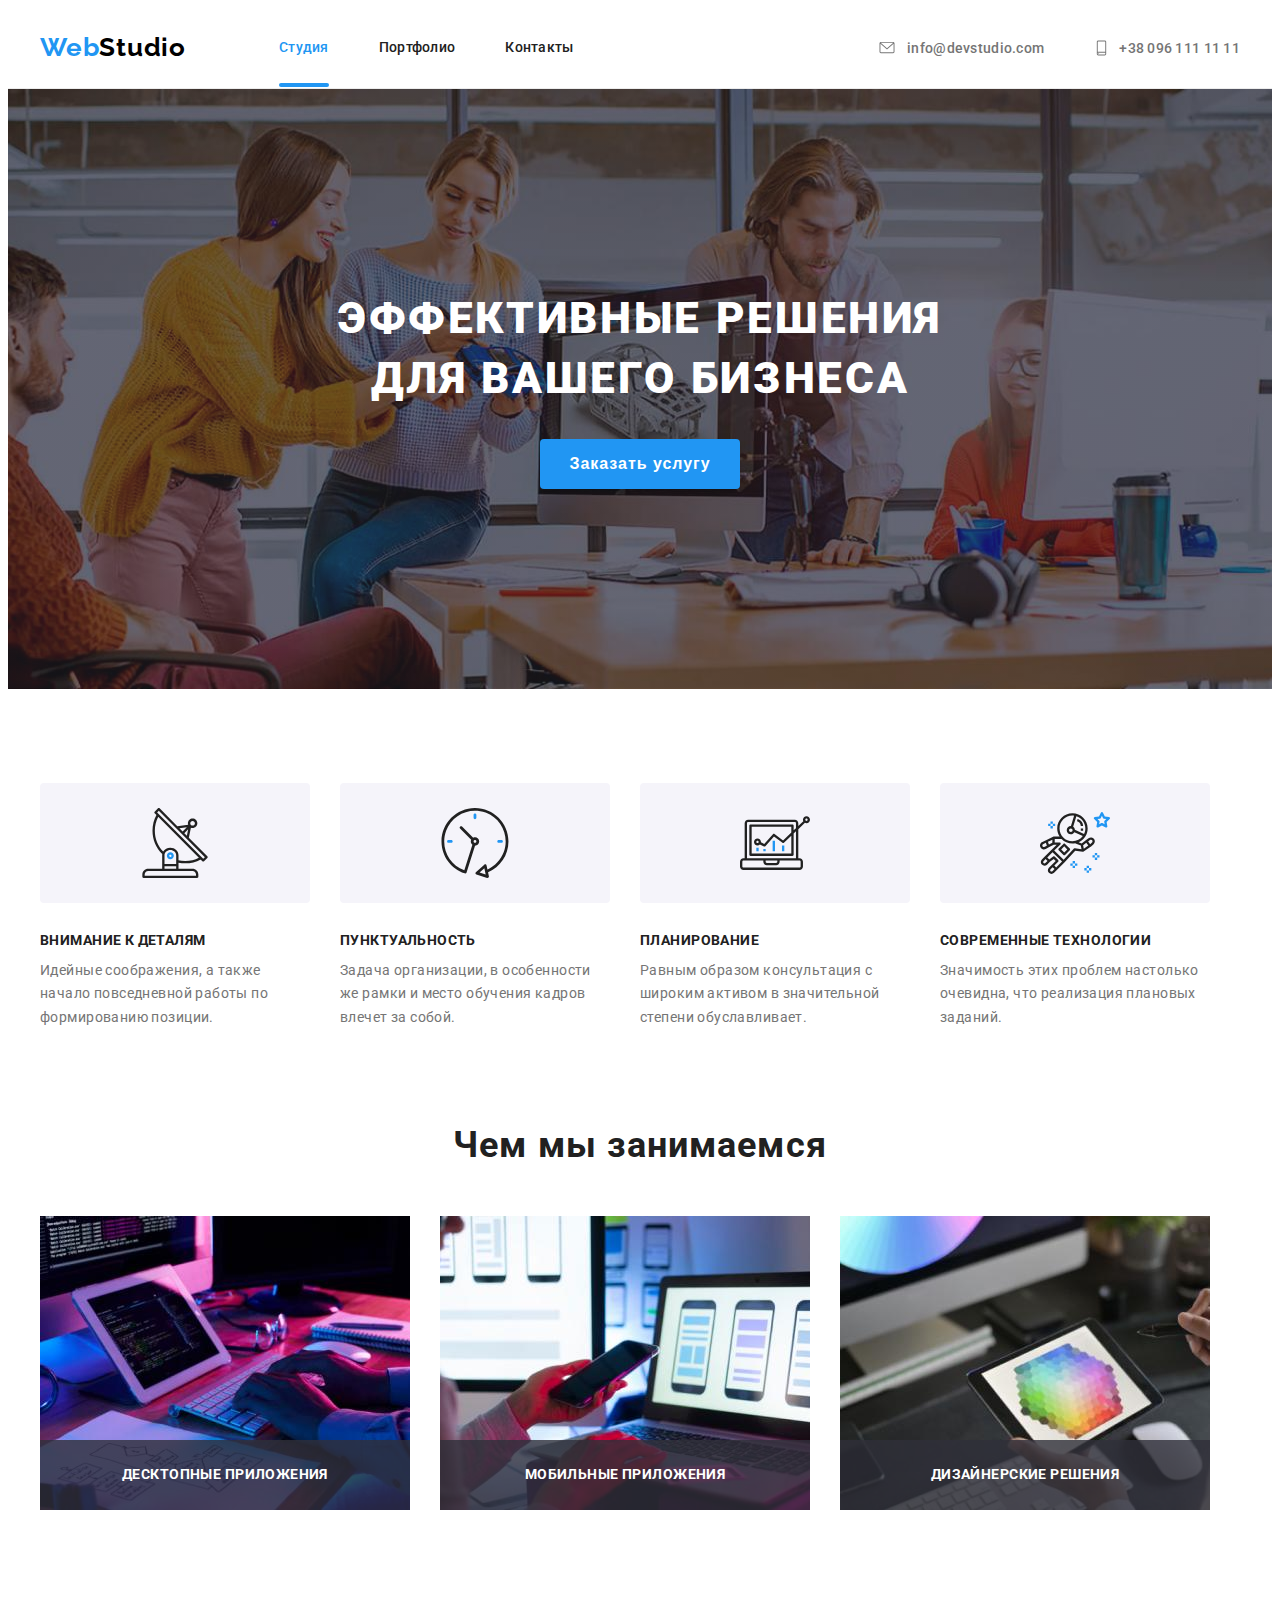
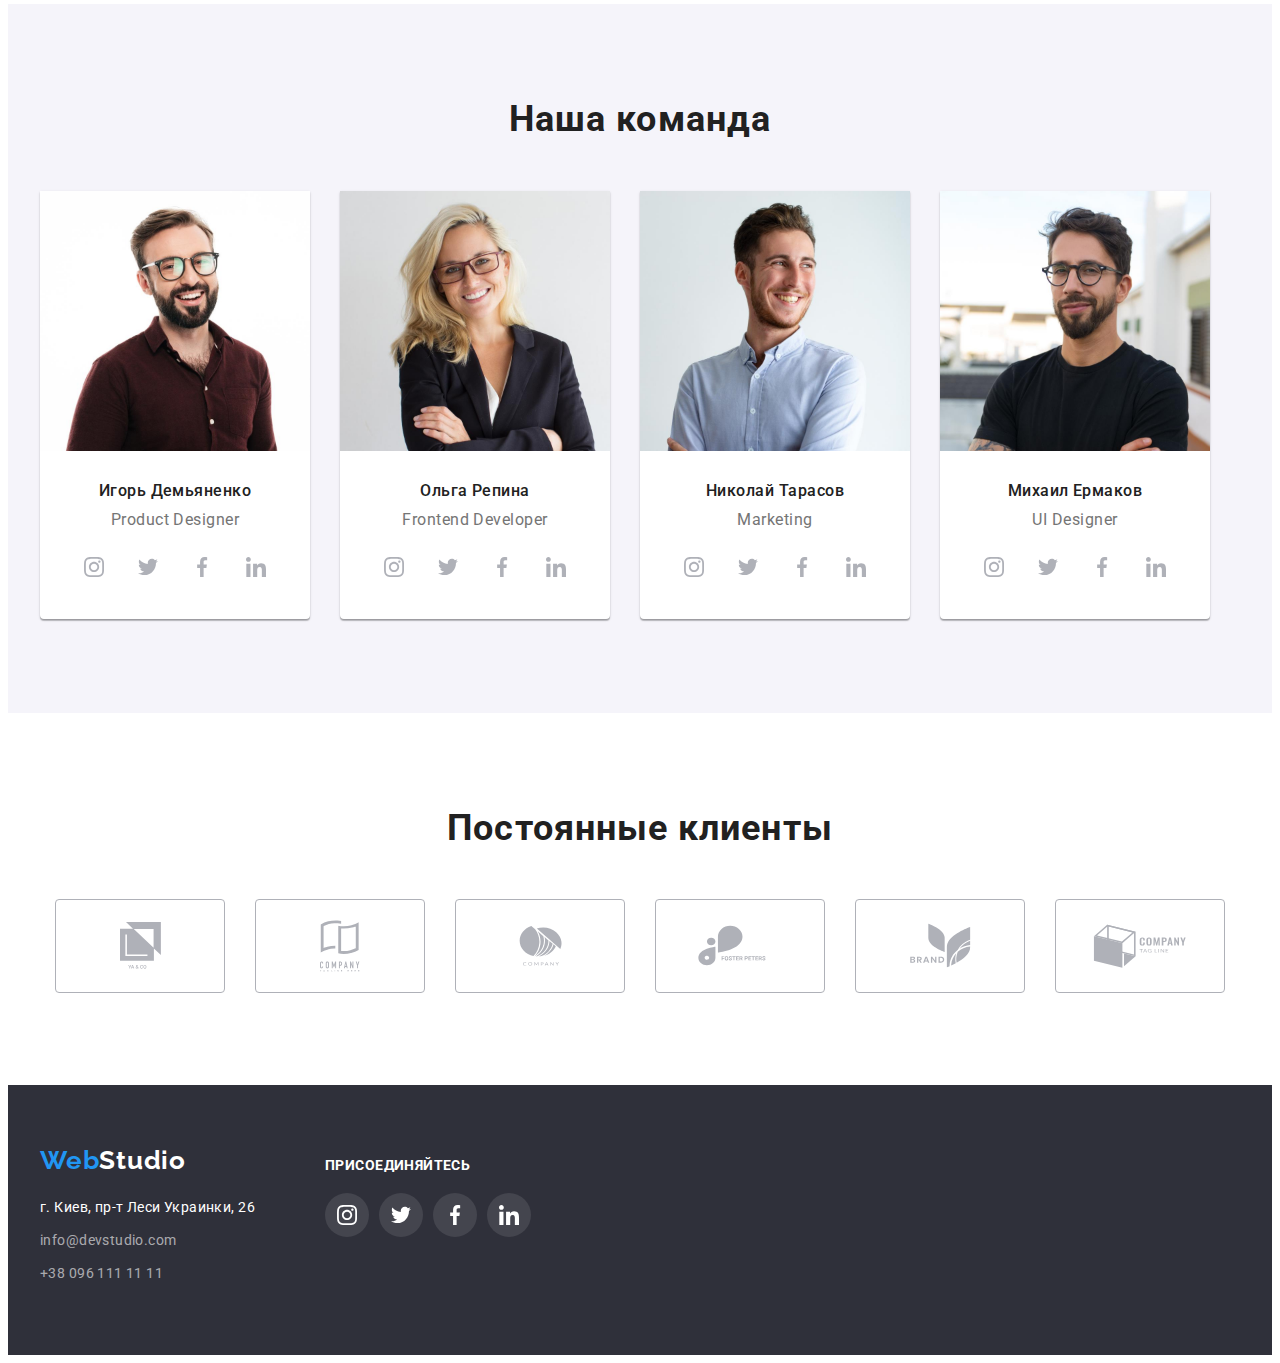
<file: index.html>
<!DOCTYPE html>
<html lang="ru">
  <head>
    <meta charset="UTF-8" />
    <meta http-equiv="X-UA-Compatible" content="IE=edge" />
    <meta name="viewport" content="width=device-width, initial-scale=1.0" />
    <title>WebStudio</title>
    <link rel="preconnect" href="https://fonts.googleapis.com" />
    <link rel="preconnect" href="https://fonts.gstatic.com" crossorigin />
    <link
      href="https://fonts.googleapis.com/css2?family=Raleway:wght@700&family=Roboto:wght@400;500;700;900&display=swap"
      rel="stylesheet"
    />
    <link
      rel="stylesheet"
      href="https://cdnjs.cloudflare.com/ajax/libs/modern-normalize/1.1.0/modern-normalize.min.css"
      integrity="sha512-wpPYUAdjBVSE4KJnH1VR1HeZfpl1ub8YT/NKx4PuQ5NmX2tKuGu6U/JRp5y+Y8XG2tV+wKQpNHVUX03MfMFn9Q=="
      crossorigin="anonymous"
      referrerpolicy="no-referrer"
    />
    <link rel="stylesheet" href="./css/styles.css" />
  </head>

  <body>
    <header>
      <div class="container header">
        <a href="./" class="logo"><span class="logo-web">Web</span>Studio</a>
        <nav>
          <ul class="nav-list">
            <li class="nav-item">
              <a href="./index.html" class="nav-link active">Студия</a>
            </li>
            <li class="nav-item">
              <a href="./portfolio.html" class="nav-link">Портфолио</a>
            </li>
            <li class="nav-item">
              <a href="" class="nav-link">Контакты</a>
            </li>
          </ul>
        </nav>
        <ul class="contacts-list">
          <li class="contacts-item">
            <a href="mailto:info@devstudio.com" class="contacts-link"
              ><svg class="contact-icon" width="20" height="15">
                <use href="./images/icons.svg#icon-envelope"></use></svg
              >info@devstudio.com
            </a>
          </li>
          <li class="contacts-item">
            <a href="tel:+380961111111" class="contacts-link"
              ><svg class="contact-icon" width="15" height="24">
                <use href="./images/icons.svg#icon-smartphone"></use></svg
              >+38 096 111 11 11
            </a>
          </li>
        </ul>
      </div>
    </header>

    <main>
      <section class="hero">
        <div class="container">
          <h1 class="hero-header">
            Эффективные решения <br />
            для вашего бизнеса
          </h1>
          <button type="button" class="hero-btn" data-modal-open>
            Заказать услугу
          </button>
        </div>
      </section>
      <section class="priorities">
        <div class="container">
          <!-- <h2 class="section-header"></h2> -->
          <ul class="priorities-list">
            <li class="priorities-item">
              <div class="priorities-icon-container">
                <svg class="priorities-icon" width="70" height="70">
                  <use href="./images/icons.svg#icon-antenna"></use>
                </svg>
              </div>
              <h3 class="priorities-header">Внимание к деталям</h3>
              <p class="priorities-text">
                Идейные соображения, а также начало повседневной работы по
                формированию позиции.
              </p>
            </li>
            <li class="priorities-item">
              <div class="priorities-icon-container">
                <svg class="priorities-icon" width="70" height="70">
                  <use href="./images/icons.svg#icon-clock"></use>
                </svg>
              </div>
              <h3 class="priorities-header">Пунктуальность</h3>
              <p class="priorities-text">
                Задача организации, в особенности же рамки и место обучения
                кадров влечет за собой.
              </p>
            </li>
            <li class="priorities-item">
              <div class="priorities-icon-container">
                <svg class="priorities-icon" width="70" height="70">
                  <use href="./images/icons.svg#icon-diagram"></use>
                </svg>
              </div>
              <h3 class="priorities-header">Планирование</h3>
              <p class="priorities-text">
                Равным образом консультация с широким активом в значительной
                степени обуславливает.
              </p>
            </li>
            <li class="priorities-item">
              <div class="priorities-icon-container">
                <svg class="priorities-icon" width="70" height="70">
                  <use href="./images/icons.svg#icon-astronaut"></use>
                </svg>
              </div>
              <h3 class="priorities-header">Современные технологии</h3>
              <p class="priorities-text">
                Значимость этих проблем настолько очевидна, что реализация
                плановых заданий.
              </p>
            </li>
          </ul>
        </div>
      </section>
      <section class="what-we-do">
        <div class="container">
          <h2 class="section-header">Чем мы занимаемся</h2>
          <ul class="what-we-do-list">
            <li class="what-we-do-item">
              <img
                src="./images/what-we-do1.jpg"
                alt="человек набирает код"
                width="370"
                height="294"
              />
              <div class="description">
                <p>Десктопные приложения</p>
              </div>
            </li>
            <li class="what-we-do-item">
              <img
                src="./images/what-we-do-2.jpg"
                alt="человек за ноутбуком"
                width="370"
                height="294"
              />
              <div class="description">
                <p>Мобильные приложения</p>
              </div>
            </li>
            <li class="what-we-do-item">
              <img
                src="./images/what-we-do-3.jpg"
                alt="человек с планшетом за компьютером"
                width="370"
                height="294"
              />
              <div class="description">
                <p>Дизайнерские решения</p>
              </div>
            </li>
          </ul>
        </div>
      </section>
      <section class="team">
        <div class="container">
          <h2 class="section-header">Наша команда</h2>
          <ul class="team-list">
            <li class="team-item">
              <img
                class="team-image"
                src="./images/our-team-1.jpg"
                alt="Игорь Демьяненко"
                width="270"
                height="260"
              />
              <p class="team-name">Игорь Демьяненко</p>
              <p lang="en" class="team-profession">Product Designer</p>
              <ul class="social-icons-list">
                <li class="social-icon-item">
                  <a href="" class="social-link">
                    <svg class="social-icon" width="20" height="20">
                      <use href="./images/icons.svg#icon-instagram"></use></svg
                  ></a>
                </li>
                <li class="social-icon-item">
                  <a href="" class="social-link">
                    <svg class="social-icon" width="20" height="20">
                      <use href="./images/icons.svg#icon-twitter"></use></svg
                  ></a>
                </li>
                <li class="social-icon-item">
                  <a href="" class="social-link">
                    <svg class="social-icon" width="20" height="20">
                      <use href="./images/icons.svg#icon-facebook"></use></svg
                  ></a>
                </li>
                <li class="social-icon-item">
                  <a href="" class="social-link">
                    <svg class="social-icon" width="20" height="20">
                      <use href="./images/icons.svg#icon-linkedin"></use></svg
                  ></a>
                </li>
              </ul>
            </li>
            <li class="team-item">
              <img
                class="team-image"
                src="./images/our-team-2.jpg"
                alt="Ольга Репина"
                width="270"
                height="260"
              />
              <p class="team-name">Ольга Репина</p>
              <p lang="en" class="team-profession">Frontend Developer</p>
              <ul class="social-icons-list">
                <li class="social-icon-item">
                  <a href="" class="social-link">
                    <svg class="social-icon" width="20" height="20">
                      <use href="./images/icons.svg#icon-instagram"></use></svg
                  ></a>
                </li>
                <li class="social-icon-item">
                  <a href="" class="social-link">
                    <svg class="social-icon" width="20" height="20">
                      <use href="./images/icons.svg#icon-twitter"></use></svg
                  ></a>
                </li>
                <li class="social-icon-item">
                  <a href="" class="social-link">
                    <svg class="social-icon" width="20" height="20">
                      <use href="./images/icons.svg#icon-facebook"></use></svg
                  ></a>
                </li>
                <li class="social-icon-item">
                  <a href="" class="social-link">
                    <svg class="social-icon" width="20" height="20">
                      <use href="./images/icons.svg#icon-linkedin"></use></svg
                  ></a>
                </li>
              </ul>
            </li>
            <li class="team-item">
              <img
                class="team-image"
                src="./images/our-team-3.jpg"
                alt="Николай Тарасов"
                width="270"
                height="260"
              />
              <p class="team-name">Николай Тарасов</p>
              <p lang="en" class="team-profession">Marketing</p>
              <ul class="social-icons-list">
                <li class="social-icon-item">
                  <a href="" class="social-link">
                    <svg class="social-icon" width="20" height="20">
                      <use href="./images/icons.svg#icon-instagram"></use></svg
                  ></a>
                </li>
                <li class="social-icon-item">
                  <a href="" class="social-link">
                    <svg class="social-icon" width="20" height="20">
                      <use href="./images/icons.svg#icon-twitter"></use></svg
                  ></a>
                </li>
                <li class="social-icon-item">
                  <a href="" class="social-link">
                    <svg class="social-icon" width="20" height="20">
                      <use href="./images/icons.svg#icon-facebook"></use></svg
                  ></a>
                </li>
                <li class="social-icon-item">
                  <a href="" class="social-link">
                    <svg class="social-icon" width="20" height="20">
                      <use href="./images/icons.svg#icon-linkedin"></use></svg
                  ></a>
                </li>
              </ul>
            </li>
            <li class="team-item">
              <img
                class="team-image"
                src="./images/our-team-4.jpg"
                alt="Михаил Ермаков"
                width="270"
                height="260"
              />
              <p class="team-name">Михаил Ермаков</p>
              <p lang="en" class="team-profession">UI Designer</p>
              <ul class="social-icons-list">
                <li class="social-icon-item">
                  <a href="" class="social-link">
                    <svg class="social-icon" width="20" height="20">
                      <use href="./images/icons.svg#icon-instagram"></use></svg
                  ></a>
                </li>
                <li class="social-icon-item">
                  <a href="" class="social-link">
                    <svg class="social-icon" width="20" height="20">
                      <use href="./images/icons.svg#icon-twitter"></use></svg
                  ></a>
                </li>
                <li class="social-icon-item">
                  <a href="" class="social-link">
                    <svg class="social-icon" width="20" height="20">
                      <use href="./images/icons.svg#icon-facebook"></use></svg
                  ></a>
                </li>
                <li class="social-icon-item">
                  <a href="" class="social-link">
                    <svg class="social-icon" width="20" height="20">
                      <use href="./images/icons.svg#icon-linkedin"></use></svg
                  ></a>
                </li>
              </ul>
            </li>
          </ul>
        </div>
      </section>
      <section class="clients">
        <div class="container">
          <h2 class="section-header">Постоянные клиенты</h2>
          <ul class="clients-list">
            <li class="client-item">
              <a href="" class="client-link">
                <svg class="client-icon" width="41" height="47">
                  <use href="./images/icons.svg#icon-group-1"></use></svg
              ></a>
            </li>
            <li class="client-item">
              <a href="" class="client-link">
                <svg class="client-icon" width="40" height="52">
                  <use href="./images/icons.svg#icon-group-2"></use></svg
              ></a>
            </li>
            <li class="client-item">
              <a href="" class="client-link">
                <svg class="client-icon" width="43" height="41">
                  <use href="./images/icons.svg#icon-group-3"></use></svg
              ></a>
            </li>
            <li class="client-item">
              <a href="" class="client-link">
                <svg class="client-icon" width="84" height="41">
                  <use href="./images/icons.svg#icon-group-4"></use></svg
              ></a>
            </li>
            <li class="client-item">
              <a href="" class="client-link">
                <svg class="client-icon" width="63" height="45">
                  <use href="./images/icons.svg#icon-group-5"></use></svg
              ></a>
            </li>
            <li class="client-item">
              <a href="" class="client-link">
                <svg class="client-icon" width="94" height="44">
                  <use href="./images/icons.svg#icon-group-6"></use></svg
              ></a>
            </li>
          </ul>
        </div>
      </section>
    </main>

    <footer class="footer">
      <div class="container footer-flex">
        <div>
          <a href="./" class="logo-footer"
            ><span class="logo-web">Web</span>Studio</a
          >
          <address>
            <ul class="address-list">
              <li class="address-item">
                <a
                  href="https://goo.gl/maps/ttaGq9ydXKiaJ6pE8"
                  target="_blank"
                  rel="noopener noreferrer"
                  class="address-map"
                  >г. Киев, пр-т Леси Украинки, 26</a
                >
              </li>
              <li class="address-item">
                <a href="mailto:info@devstudio.com" class="address-link"
                  >info@devstudio.com</a
                >
              </li>
              <li class="address-item">
                <a href="tel:+380961111111" class="address-link"
                  >+38 096 111 11 11</a
                >
              </li>
            </ul>
          </address>
        </div>
        <div class="join">
          <p class="join-text">присоединяйтесь</p>
          <ul class="footer-icons-list">
            <li class="footer-icon-item">
              <a href="" class="footer-link">
                <svg class="footer-icon" width="20" height="20">
                  <use href="./images/icons.svg#icon-instagram"></use></svg
              ></a>
            </li>
            <li class="footer-icon-item">
              <a href="" class="footer-link">
                <svg class="footer-icon" width="20" height="20">
                  <use href="./images/icons.svg#icon-twitter"></use></svg
              ></a>
            </li>
            <li class="footer-icon-item">
              <a href="" class="footer-link">
                <svg class="footer-icon" width="20" height="20">
                  <use href="./images/icons.svg#icon-facebook"></use></svg
              ></a>
            </li>
            <li class="footer-icon-item">
              <a href="" class="footer-link">
                <svg class="footer-icon" width="20" height="20">
                  <use href="./images/icons.svg#icon-linkedin"></use></svg
              ></a>
            </li>
          </ul>
        </div>
      </div>
    </footer>
    <div class="backdrop is-hidden" data-modal>
      <div class="modal">
        <button class="close-btn" data-modal-close>
          <img src="./images/close.svg" alt="" width="18" height="18" />
        </button>
      </div>
    </div>
    <script src="./js/modal.js"></script>
  </body>
</html>
</file>
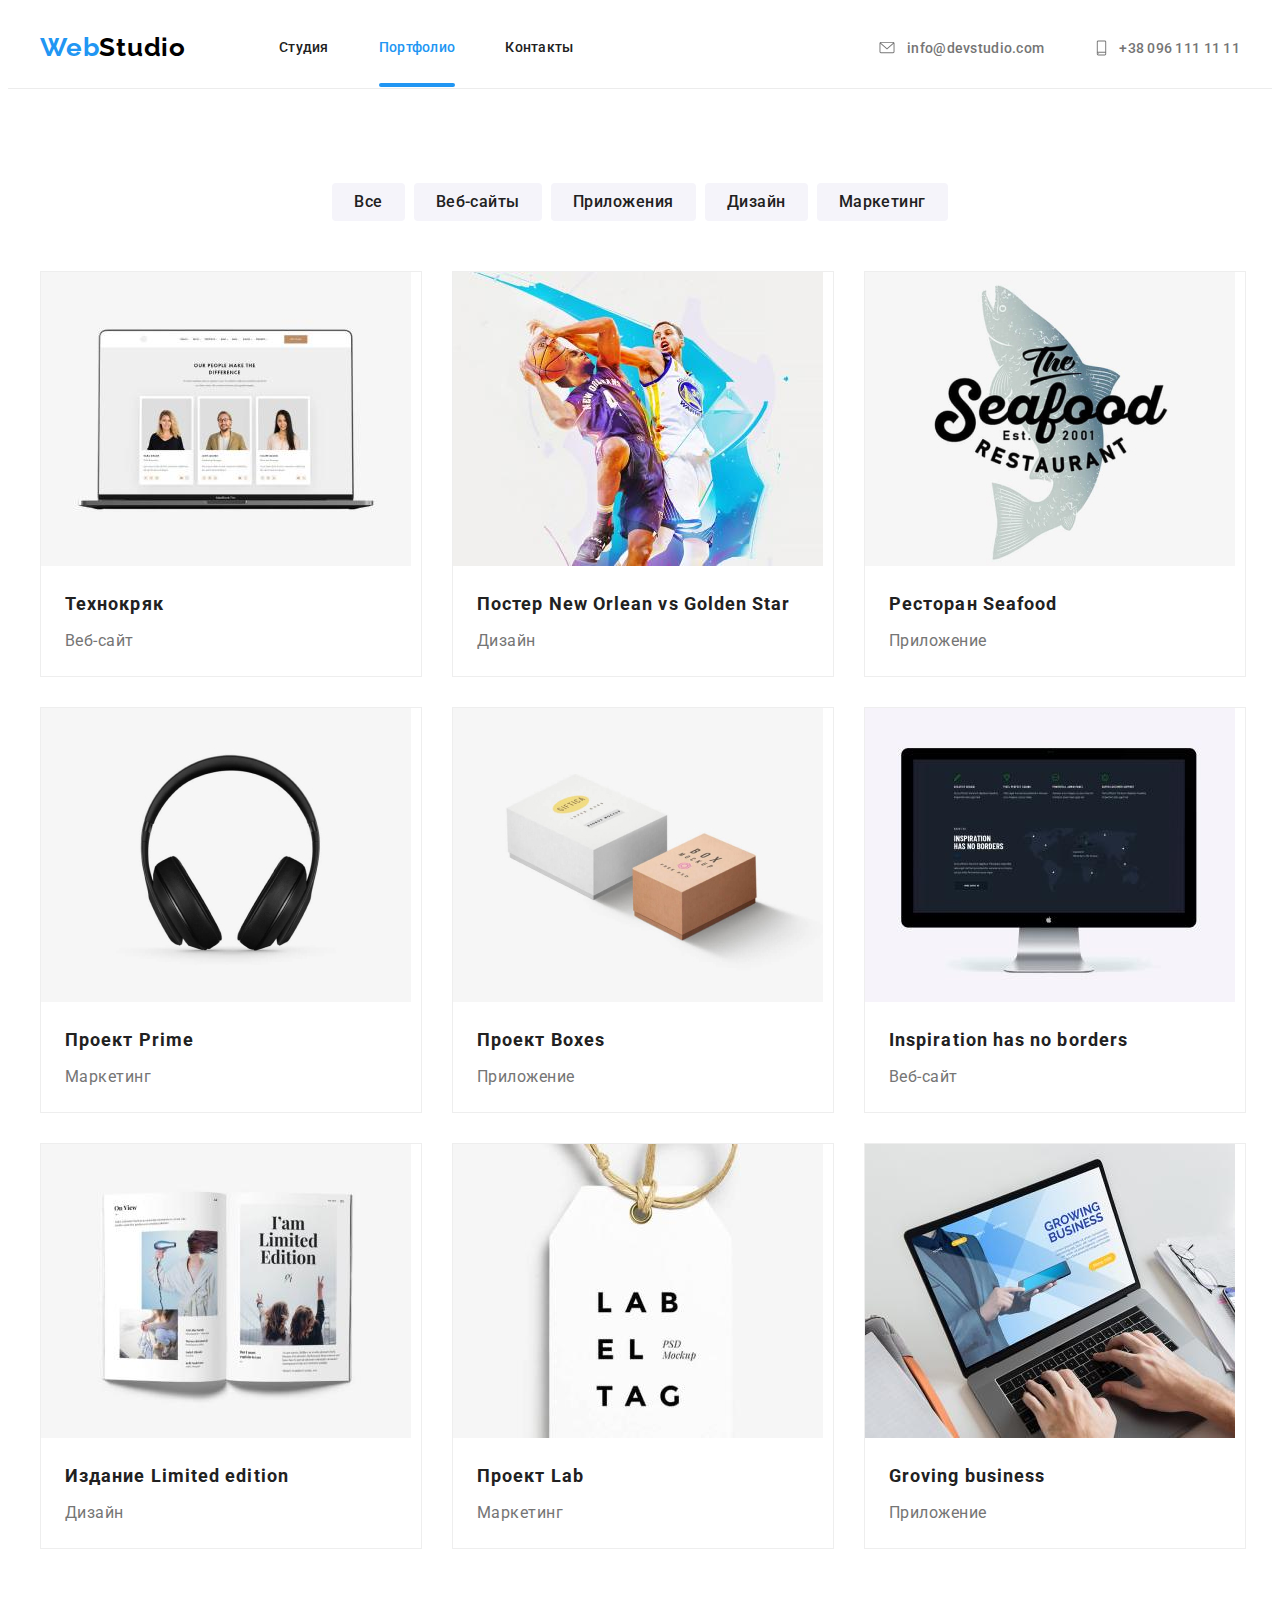
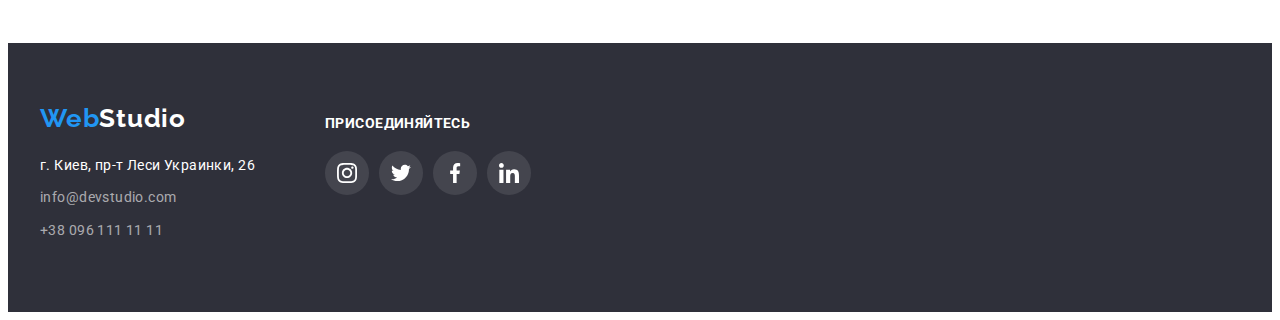
<file: portfolio.html>
<!DOCTYPE html>
<html lang="ru">

<head>
  <meta charset="UTF-8" />
  <meta http-equiv="X-UA-Compatible" content="IE=edge" />
  <meta name="viewport" content="width=device-width, initial-scale=1.0" />
  <title>WebStudio</title>
  <link rel="preconnect" href="https://fonts.googleapis.com" />
  <link rel="preconnect" href="https://fonts.gstatic.com" crossorigin />
  <link href="https://fonts.googleapis.com/css2?family=Raleway:wght@700&family=Roboto:wght@400;500;700;900&display=swap"
    rel="stylesheet" />
  <link rel="stylesheet" href="https://cdnjs.cloudflare.com/ajax/libs/modern-normalize/1.1.0/modern-normalize.min.css"
    integrity="sha512-wpPYUAdjBVSE4KJnH1VR1HeZfpl1ub8YT/NKx4PuQ5NmX2tKuGu6U/JRp5y+Y8XG2tV+wKQpNHVUX03MfMFn9Q=="
    crossorigin="anonymous" referrerpolicy="no-referrer" />
  <link rel="stylesheet" href="./css/styles.css" />
</head>

<body>
  <header>
    <div class="container header">
      <a href="./" class="logo"><span class="logo-web">Web</span>Studio</a>
      <nav>
        <ul class="nav-list">
          <li class="nav-item">
            <a href="./index.html" class="nav-link">Студия</a>
          </li>
          <li class="nav-item">
            <a href="./portfolio.html" class="nav-link active">Портфолио</a>
          </li>
          <li class="nav-item">
            <a href="" class="nav-link">Контакты</a>
          </li>
        </ul>
      </nav>
      <ul class="contacts-list">
        <li class="contacts-item">
          <a href="mailto:info@devstudio.com" class="contacts-link"><svg class="contact-icon" width="20" height="15">
              <use href="./images/icons.svg#icon-envelope"></use>
            </svg>info@devstudio.com
          </a>
        </li>
        <li class="contacts-item">
          <a href="tel:+380961111111" class="contacts-link"><svg class="contact-icon" width="15" height="24">
              <use href="./images/icons.svg#icon-smartphone"></use>
            </svg>+38 096 111 11 11
          </a>
        </li>
      </ul>
    </div>
  </header>

  <main>
    <section class="samples">
      <div class="container">
        <!-- <h1></h1> -->
        <ul class="filter-list">
          <li class="filter-item">
            <button type="button" class="filter-btn">Все</button>
          </li>
          <li class="filter-item">
            <button type="button" class="filter-btn">Веб-сайты</button>
          </li>
          <li class="filter-item">
            <button type="button" class="filter-btn">Приложения</button>
          </li>
          <li class="filter-item">
            <button type="button" class="filter-btn">Дизайн</button>
          </li>
          <li class="filter-item">
            <button type="button" class="filter-btn">Маркетинг</button>
          </li>
        </ul>
        <ul class="samples-list">
          <li class="sample-item">
            <a href="" class="sample-link">
              <div class="thumb">
                <img src="./images/our-works-1.jpg" alt="ноутбук" width="370" height="294" />
                <p class="overlay">
                  Технокряк это современная площадка распространения
                  коронавируса. Компании используют эту платформу для
                  цифрового шпионажа и атак на защищённые сервера конкурентов.
                </p>
              </div>
              <div class="image-description">
                <p class="sample-name">Технокряк</p>
                <p class="sample-type">Веб-сайт</p>
              </div>
            </a>
          </li>
          <li class="sample-item">
            <a href="" class="sample-link">
              <div class="thumb">
                <img src="./images/our-works-2.jpg" alt="ноутбук" width="370" height="294" />
                <p class="overlay">
                  Технокряк это современная площадка распространения
                  коронавируса. Компании используют эту платформу для
                  цифрового шпионажа и атак на защищённые сервера конкурентов.
                </p>
              </div>
              <div class="image-description">
                <p class="sample-name">
                  Постер <span lang="en">New Orlean vs Golden Star</span>
                </p>
                <p class="sample-type">Дизайн</p>
              </div>
            </a>
          </li>
          <li class="sample-item">
            <a href="" class="sample-link">
              <div class="thumb">
                <img src="./images/our-works-3.jpg" alt="ноутбук" width="370" height="294" />
                <p class="overlay">
                  Технокряк это современная площадка распространения
                  коронавируса. Компании используют эту платформу для
                  цифрового шпионажа и атак на защищённые сервера конкурентов.
                </p>
              </div>
              <div class="image-description">
                <p class="sample-name">
                  Ресторан <span lang="en">Seafood</span>
                </p>
                <p class="sample-type">Приложение</p>
              </div>
            </a>
          </li>
          <li class="sample-item">
            <a href="" class="sample-link">
              <div class="thumb">
                <img src="./images/our-works-4.jpg" alt="ноутбук" width="370" height="294" />
                <p class="overlay">
                  Технокряк это современная площадка распространения
                  коронавируса. Компании используют эту платформу для
                  цифрового шпионажа и атак на защищённые сервера конкурентов.
                </p>
              </div>
              <div class="image-description">
                <p class="sample-name">Проект <span lang="en">Prime</span></p>
                <p class="sample-type">Маркетинг</p>
              </div>
            </a>
          </li>
          <li class="sample-item">
            <a href="" class="sample-link">
              <div class="thumb">
                <img src="./images/our-works-5.jpg" alt="ноутбук" width="370" height="294" />
                <p class="overlay">
                  Технокряк это современная площадка распространения
                  коронавируса. Компании используют эту платформу для
                  цифрового шпионажа и атак на защищённые сервера конкурентов.
                </p>
              </div>
              <div class="image-description">
                <p class="sample-name">Проект <span lang="en">Boxes</span></p>
                <p class="sample-type">Приложение</p>
              </div>
            </a>
          </li>
          <li class="sample-item">
            <a href="" class="sample-link">
              <div class="thumb">
                <img src="./images/our-works-6.jpg" alt="ноутбук" width="370" height="294" />
                <p class="overlay">
                  Технокряк это современная площадка распространения
                  коронавируса. Компании используют эту платформу для
                  цифрового шпионажа и атак на защищённые сервера конкурентов.
                </p>
              </div>
              <div class="image-description">
                <p lang="en" class="sample-name">
                  Inspiration has no borders
                </p>
                <p class="sample-type">Веб-сайт</p>
              </div>
            </a>
          </li>
          <li class="sample-item">
            <a href="" class="sample-link">
              <div class="thumb">
                <img src="./images/our-works-7.jpg" alt="ноутбук" width="370" height="294" />
                <p class="overlay">
                  Технокряк это современная площадка распространения
                  коронавируса. Компании используют эту платформу для
                  цифрового шпионажа и атак на защищённые сервера конкурентов.
                </p>
              </div>
              <div class="image-description">
                <p class="sample-name">
                  Издание
                  <span lang="en">Limited edition</span>
                </p>
                <p class="sample-type">Дизайн</p>
              </div>
            </a>
          </li>
          <li class="sample-item">
            <a href="" class="sample-link">
              <div class="thumb">
                <img src="./images/our-works-8.jpg" alt="ноутбук" width="370" height="294" />
                <p class="overlay">
                  Технокряк это современная площадка распространения
                  коронавируса. Компании используют эту платформу для
                  цифрового шпионажа и атак на защищённые сервера конкурентов.
                </p>
              </div>
              <div class="image-description">
                <p class="sample-name">Проект <span lang="en">Lab</span></p>
                <p class="sample-type">Маркетинг</p>
              </div>
            </a>
          </li>
          <li class="sample-item">
            <a href="" class="sample-link">
              <div class="thumb">
                <img src="./images/our-works-9.jpg" alt="ноутбук" width="370" height="294" />
                <p class="overlay">
                  Технокряк это современная площадка распространения
                  коронавируса. Компании используют эту платформу для
                  цифрового шпионажа и атак на защищённые сервера конкурентов.
                </p>
              </div>
              <div class="image-description">
                <p lang="en" class="sample-name">Groving business</p>
                <p class="sample-type">Приложение</p>
              </div>
            </a>
          </li>
        </ul>
      </div>
    </section>
  </main>

  <footer class="footer">
    <div class="container footer-flex">
      <div>
        <a href="./" class="logo-footer"><span class="logo-web">Web</span>Studio</a>
        <address>
          <ul class="address-list">
            <li class="address-item">
              <a href="https://goo.gl/maps/ttaGq9ydXKiaJ6pE8" target="_blank" rel="noopener noreferrer"
                class="address-map">г. Киев, пр-т Леси Украинки, 26</a>
            </li>
            <li class="address-item">
              <a href="mailto:info@devstudio.com" class="address-link">info@devstudio.com</a>
            </li>
            <li class="address-item">
              <a href="tel:+380961111111" class="address-link">+38 096 111 11 11</a>
            </li>
          </ul>
        </address>
      </div>
      <div class="join">
        <p class="join-text">присоединяйтесь</p>
        <ul class="footer-icons-list">
          <li class="footer-icon-item">
            <a href="" class="footer-link">
              <svg class="footer-icon" width="20" height="20">
                <use href="./images/icons.svg#icon-instagram"></use>
              </svg></a>
          </li>
          <li class="footer-icon-item">
            <a href="" class="footer-link">
              <svg class="footer-icon" width="20" height="20">
                <use href="./images/icons.svg#icon-twitter"></use>
              </svg></a>
          </li>
          <li class="footer-icon-item">
            <a href="" class="footer-link">
              <svg class="footer-icon" width="20" height="20">
                <use href="./images/icons.svg#icon-facebook"></use>
              </svg></a>
          </li>
          <li class="footer-icon-item">
            <a href="" class="footer-link">
              <svg class="footer-icon" width="20" height="20">
                <use href="./images/icons.svg#icon-linkedin"></use>
              </svg></a>
          </li>
        </ul>
      </div>
    </div>
  </footer>
</body>

</html>
</file>
<file: css/styles.css>
body {
  font-family: roboto, sans-serif;
  font-style: normal;
}

ul {
  list-style: none;
  margin: 0;
  padding: 0;
}
a {
  text-decoration: none;
  font-style: normal;
}

p,
h1,
h2,
h3,
h4,
h5,
h6 {
  margin: 0;
}

img {
  display: block;
  max-width: 100%;
}

.container {
  width: 1200px;
  padding-left: 15px;
  padding-right: 15px;
  margin: 0 auto;
}

:root {
  --primary-text-color: #757575;
  --second-text-color: #212121;
  --third-text-color: #ffffff;
  --accent-color: #2196f3;
  --header-color: #212121;
  --background-color: #2f303a;
  --transition-function: 250ms cubic-bezier(0.4, 0, 0.2, 1);
}

/*--------- хедер------------- */

header {
  border-bottom: 1px solid rgba(236, 236, 236, 1);
}

.header {
  display: flex;
  align-items: center;
}

/* лого */
.logo {
  margin-right: 93px;
  padding-top: 24px;
  padding-bottom: 25px;

  font-family: Raleway, sans-serif;
  font-style: normal;
  font-weight: 700;
  font-size: 26px;
  line-height: 1.19;
  letter-spacing: 0.03em;
  color: #000000;
}

.logo-web {
  color: var(--accent-color);
}

/* навигация */
.nav-list {
  display: flex;

  font-weight: 500;
  font-size: 14px;
  line-height: 1.14;
  letter-spacing: 0.02em;
}

.nav-item:not(:last-child) {
  margin-right: 50px;
}

.nav-link {
  position: relative;

  padding-top: 32px;
  padding-bottom: 32px;

  color: var(--second-text-color);

  transition: color var(--transition-function);
}

.nav-link:hover,
.nav-link:focus {
  color: var(--accent-color);
}

.nav-link.active {
  color: var(--accent-color);
}

.nav-link.active::after {
  position: absolute;
  bottom: 0;

  content: "";
  display: flex;
  width: 100%;
  height: 4px;
  background: #2196f3;
  border-radius: 2px;
}

/* контакты */

.contacts-list {
  display: flex;
  margin-left: auto;

  font-weight: 500;
  font-size: 14px;
  line-height: 1.14;
  letter-spacing: 0.02em;
}

.contacts-item:not(:last-child) {
  margin-right: 50px;
}

.contacts-link {
  line-height: 2;

  display: flex;
  align-items: center;
  padding-top: 20px;
  padding-bottom: 20px;

  color: var(--primary-text-color);

  transition: color var(--transition-function);
}

.contacts-link:hover,
.contacts-link:focus {
  color: var(--accent-color);
}

.contact-icon {
  fill: currentColor;
  margin-right: 10px;
  margin-bottom: 0;
  margin-top: 0;
}

/* --------герой------------ */

.hero {
  padding-top: 200px;
  padding-bottom: 200px;
  background-image: linear-gradient(
      rgba(47, 48, 58, 0.4),
      rgba(47, 48, 58, 0.4)
    ),
    url(../images/hero-bg.jpg);
  background-repeat: no-repeat;
  background-position: center;
}

.hero-header {
  margin-bottom: 30px;

  font-weight: 900;
  font-size: 44px;
  line-height: 1.36;
  text-align: center;
  letter-spacing: 0.06em;
  text-transform: uppercase;
  color: var(--third-text-color);
}

.hero-btn {
  margin-right: auto;
  margin-left: auto;
  padding: 0;
  min-width: 200px;
  height: 50px;
  border-radius: 4px;

  font-weight: 700;
  font-size: 16px;
  line-height: 1.87;
  letter-spacing: 0.06em;
  background-color: var(--accent-color);
  box-shadow: 0px 4px 4px rgba(0, 0, 0, 0.15);
  color: var(--third-text-color);

  display: flex;
  justify-content: center;
  align-items: center;
  text-align: center;

  border: none;
  cursor: pointer;
}

/* ----Модальное окно---- */

.backdrop {
  position: fixed;
  top: 0;
  left: 0;
  width: 100%;
  height: 100%;

  background-color: rgba(0, 0, 0, 0.2);

  transition: transform var(--transition-function),
    opacity var(--transition-function);
}

.backdrop.is-hidden {
  opacity: 0;
  pointer-events: none;
  transform: scale(0);
}

.modal {
  position: absolute;
  left: 50%;
  top: 50%;
  transform: translate(-50%, -50%);

  display: block;
  min-width: 528px;
  min-height: 581px;

  background-color: #fff;
}

.close-btn {
  position: absolute;
  top: 8px;
  right: 8px;
  width: 30px;
  height: 30px;

  border: none;
  padding: 0;
  border: 1px solid rgba(0, 0, 0, 0.1);
  border-radius: 50%;
  background-color: #fff;

  display: flex;
  justify-content: center;
  align-items: center;

  cursor: pointer;
}

/* ----------приоритеты-------------- */
.priorities {
  padding-top: 94px;
  padding-bottom: 94px;
}

.priorities-list {
  display: flex;
}

.priorities-item:not(:last-child) {
  margin-right: 30px;
}

.priorities-item {
  width: 270px;
}

.priorities-header {
  margin-bottom: 10px;

  font-weight: 700;
  font-size: 14px;
  line-height: 1.14;
  letter-spacing: 0.03em;
  text-transform: uppercase;
  color: var(--header-color);
}

.priorities-text {
  font-weight: 400;
  font-size: 14px;
  line-height: 1.71;
  letter-spacing: 0.03em;
  color: var(--primary-text-color);
}

.priorities-icon-container {
  width: 270px;
  height: 120px;
  background-color: #f5f4fa;
  display: flex;
  align-items: center;
  justify-content: center;
  margin-bottom: 30px;
  border-radius: 4px;
}

/* -------------------Чем мы занимаемся---------------- */
.what-we-do {
  padding-bottom: 94px;
}

.what-we-do-list {
  display: flex;
}

.what-we-do-item {
  position: relative;
}

.what-we-do-item:not(:last-child) {
  margin-right: 30px;
}

.section-header {
  margin-bottom: 50px;

  font-weight: 700;
  font-size: 36px;
  line-height: 1.17;
  text-align: center;
  letter-spacing: 0.03em;
  color: var(--header-color);
}

.description {
  position: absolute;
  bottom: 0;

  width: 370px;
  height: 70px;

  display: flex;
  align-items: center;
  justify-content: center;

  font-weight: bold;
  font-size: 14px;
  line-height: 1.14;
  letter-spacing: 0.03em;
  text-transform: uppercase;
  color: var(--third-text-color);

  background-color: rgba(47, 48, 58, 0.8);
}

/* ------------Наша команда------------ */

.team {
  padding-top: 94px;
  padding-bottom: 94px;

  background-color: #f5f4fa;
}

.team-list {
  display: flex;
}

.team-item {
  box-shadow: 0px 1px 3px rgba(0, 0, 0, 0.12), 0px 1px 1px rgba(0, 0, 0, 0.14),
    0px 2px 1px rgba(0, 0, 0, 0.2);
  padding-bottom: 30px;
  border-radius: 0px 0px 4px 4px;
  background-color: #fff;
}

.team-item:not(:last-child) {
  margin-right: 30px;
}

.team-image {
  margin-bottom: 30px;
}

.team-name {
  margin-bottom: 10px;

  font-weight: 500;
  font-size: 16px;
  line-height: 1.19;
  text-align: center;
  letter-spacing: 0.03em;
  color: var(--second-text-color);
}

.team-profession {
  font-weight: 400;
  font-size: 16px;
  line-height: 1.19;
  text-align: center;
  letter-spacing: 0.03em;
  color: var(--primary-text-color);
  margin-bottom: 16px;
}

.social-icons-list {
  display: flex;
  justify-content: center;
}
.social-icon-item {
  width: 44px;
  height: 44px;
  margin-right: 10px;
}

.social-icon-item:last-child {
  margin-right: 0;
}

.social-link {
  width: 100%;
  height: 100%;
  border-radius: 50%;
  color: #afb1b8;
  display: flex;
  align-items: center;
  justify-content: center;

  transition: background-color var(--transition-function);
}

.social-icon {
  fill: currentColor;

  transition: fill var(--transition-function);
}

.social-link:hover,
.social-link:focus {
  background-color: var(--accent-color);
}
.social-link:hover .social-icon,
.social-link:focus .social-icon {
  fill: #ffffff;
}

/* ---------клиенты------------ */

.clients {
  padding-top: 94px;
  padding-bottom: 94px;
}

.clients-list {
  display: flex;
  justify-content: center;
}

.client-item {
  width: 170px;
  height: 92px;
  display: flex;
  justify-content: center;
  margin-right: 30px;
}

.client-item:last-child {
  margin-right: 0;
}

.client-link {
  display: flex;
  align-items: center;
  justify-content: center;
  color: #afb1b8;
  width: 100%;
  height: 100%;
  border: 1px solid rgba(175, 177, 184, 1);
  border-radius: 4px;

  transition: border var(--transition-function);
}

.client-link:hover,
.client-link:focus {
  border: 1px solid var(--accent-color);
}

.client-icon {
  fill: currentColor;

  transition: fill var(--transition-function);
}

.client-link:hover .client-icon,
.client-link:focus .client-icon {
  fill: var(--accent-color);
}

/* ------футер-------- */
.footer {
  padding-top: 60px;
  padding-bottom: 60px;

  background-color: #2f303a;
}

.logo-footer {
  margin-bottom: 20px;
  display: block;

  font-family: Raleway, sans-serif;
  font-style: normal;
  font-weight: 700;
  font-size: 26px;
  line-height: 1.19;
  letter-spacing: 0.03em;
  color: var(--third-text-color);
}

.address-map {
  margin-bottom: 9px;
  display: block;

  font-weight: 400;
  font-size: 14px;
  line-height: 1.71;
  letter-spacing: 0.03em;
  color: var(--third-text-color);

  transition: color var(--transition-function);
}

.address-link {
  margin-bottom: 9px;
  display: block;

  font-weight: 400;
  font-size: 14px;
  line-height: 1.71;
  letter-spacing: 0.03em;
  color: rgba(255, 255, 255, 0.6);

  transition: color var(--transition-function);
}

.address-link:hover,
.address-link:focus,
.address-map:hover,
.address-map:focus {
  color: var(--accent-color);
}

.join-text {
  font-weight: 700;
  font-size: 14px;
  line-height: 1.17;
  letter-spacing: 0.03em;
  text-transform: uppercase;
  color: var(--third-text-color);

  margin-bottom: 20px;
}

.footer-flex {
  display: flex;
}

.join {
  margin-left: 70px;
  padding-top: 12px;
}

.footer-icons-list {
  display: flex;
  justify-content: center;
}
.footer-icon-item {
  width: 44px;
  height: 44px;
  margin-right: 10px;
}

.footer-icon-item:last-child {
  margin-right: 0;
}

.footer-link {
  width: 100%;
  height: 100%;
  border-radius: 50%;
  color: var(--third-text-color);
  display: flex;
  align-items: center;
  justify-content: center;
  background-color: rgba(255, 255, 255, 0.1);

  transition: background-color var(--transition-function);
}

.footer-link:hover,
.footer-link:focus {
  background-color: var(--accent-color);
}

.footer-icon {
  fill: currentColor;
}

/* ========ПОРТФОЛИО============*/
.samples {
  padding-top: 94px;
  padding-bottom: 94px;
}

.filter-list {
  display: flex;
  justify-content: center;
  margin-bottom: 50px;
}

.filter-item:not(:last-child) {
  margin-right: 9px;
}

.filter-btn {
  padding: 6px 22px;
  max-height: 38px;
  border-radius: 4px;

  font-family: Roboto;
  font-weight: 500;
  font-size: 16px;
  line-height: 1.62;
  text-align: center;
  letter-spacing: 0.03em;

  color: var(--second-text-color);
  border: none;
  background-color: #f5f4fa;
  cursor: pointer;

  transition: color var(--transition-function),
    background-color var(--transition-function),
    box-shadow var(--transition-function);
}

.filter-btn:hover,
.filter-btn:focus {
  color: var(--third-text-color);
  background-color: var(--accent-color);
  box-shadow: 0 4px 4px rgba(0, 0, 0, 0.25);
}

.samples-list {
  display: flex;
  flex-wrap: wrap;
  margin-right: -30px;
}

.sample-item {
  flex-basis: calc(100% / 3 - 30px);
  background: #ffffff;
  border: 1px solid #eeeeee;

  transition: box-shadow var(--transition-function);
}

.sample-item:not(:nth-child(3n)) {
  margin-right: 30px;
}

.sample-item:not(:nth-last-child(-n + 3)) {
  margin-bottom: 30px;
}

.sample-item:hover {
  box-shadow: 0px 1px 1px rgba(0, 0, 0, 0.12), 0px 4px 4px rgba(0, 0, 0, 0.06),
    1px 4px 6px rgba(0, 0, 0, 0.16);
}

.image-description {
  padding: 20px 24px;
}

.sample-name {
  margin-bottom: 4px;

  font-weight: 700;
  font-size: 18px;
  line-height: 2;
  letter-spacing: 0.06em;
  color: var(--second-text-color);
}

.sample-type {
  font-size: 16px;
  line-height: 1.87;
  letter-spacing: 0.03em;
  color: var(--primary-text-color);
}

/* -------оверлей----------- */

.thumb {
  position: relative;
  overflow: hidden;
}

.overlay {
  position: absolute;
  top: 0;
  left: 0;

  display: flex;
  align-items: center;
  justify-content: center;
  width: 100%;
  height: 100%;
  padding: 63px 24px;

  background-color: rgba(33, 150, 243, 0.9);

  font-weight: 400;
  font-size: 18px;
  line-height: 1.56;
  letter-spacing: 0.03em;
  color: var(--third-text-color);

  transform: translatey(100%);
  transition: transform var(--transition-function);
}

.sample-item:hover .overlay {
  transform: translatey(0%);
}
</file>
